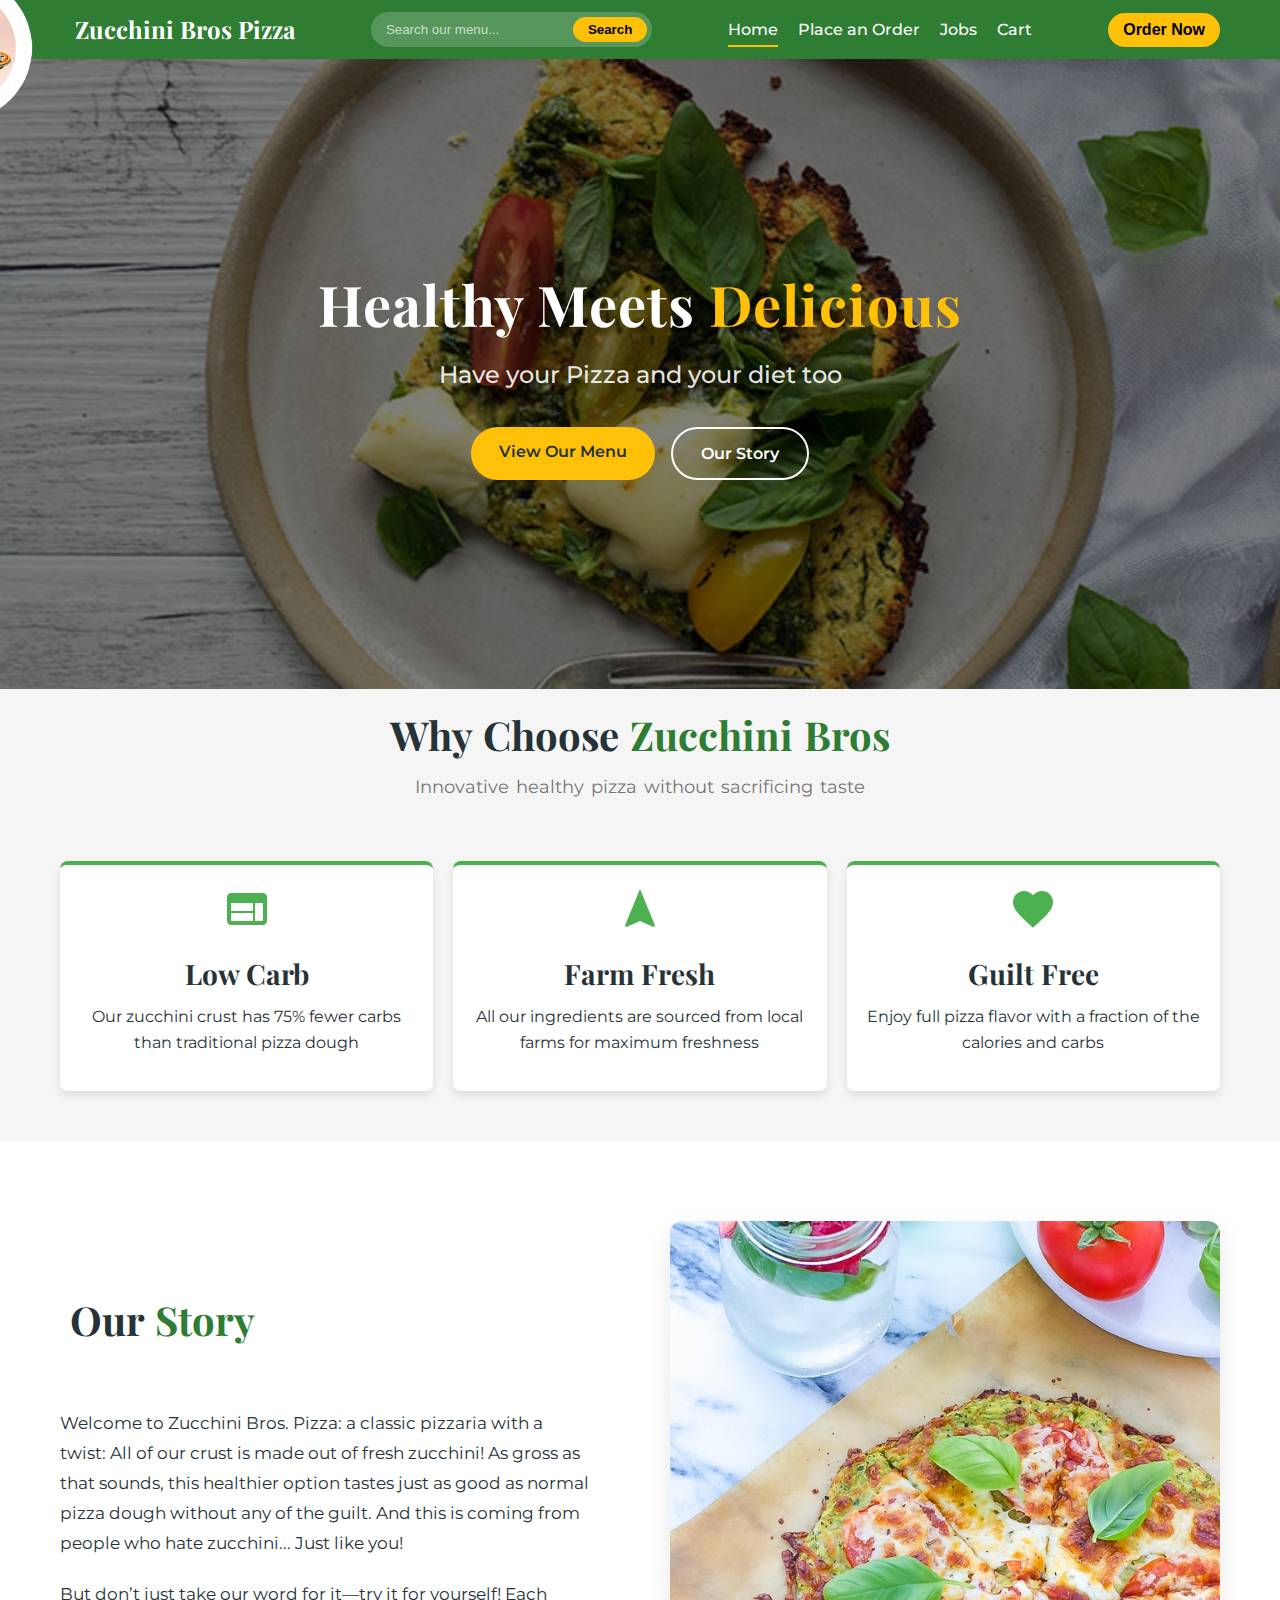
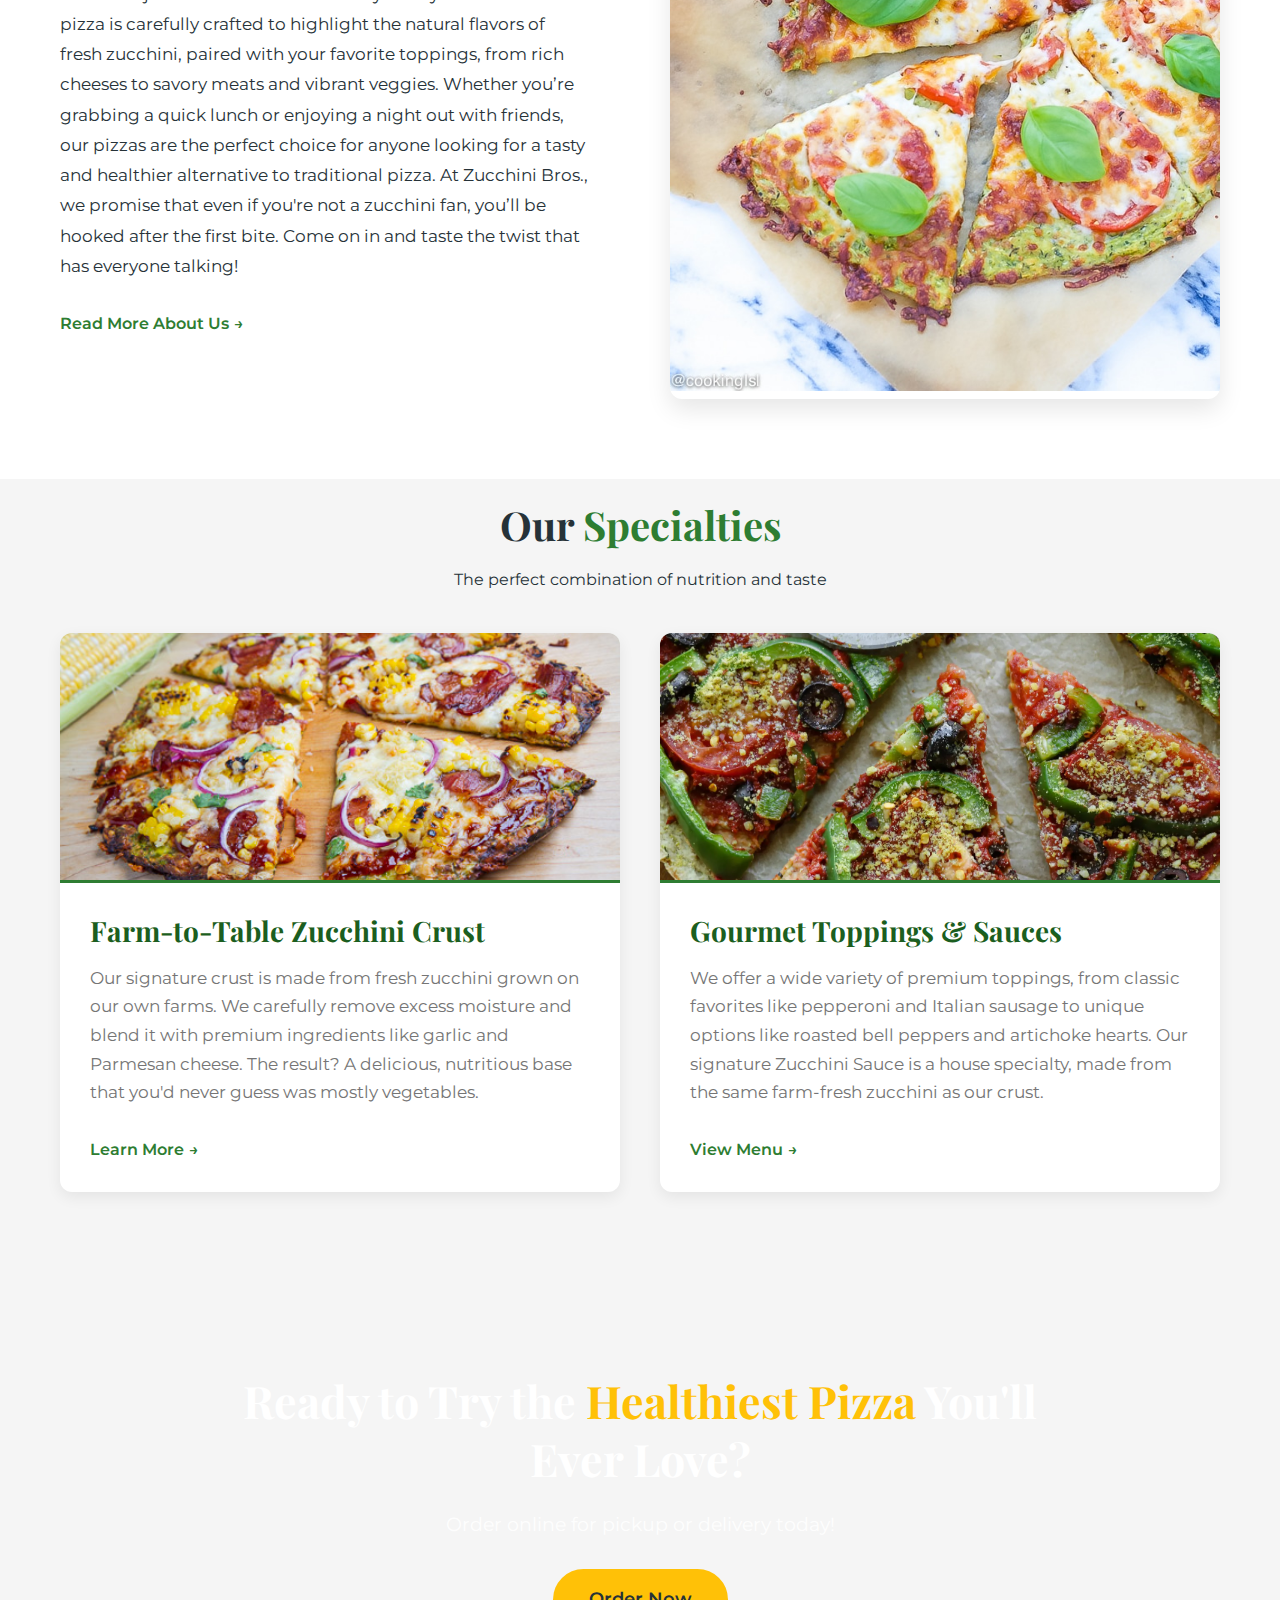
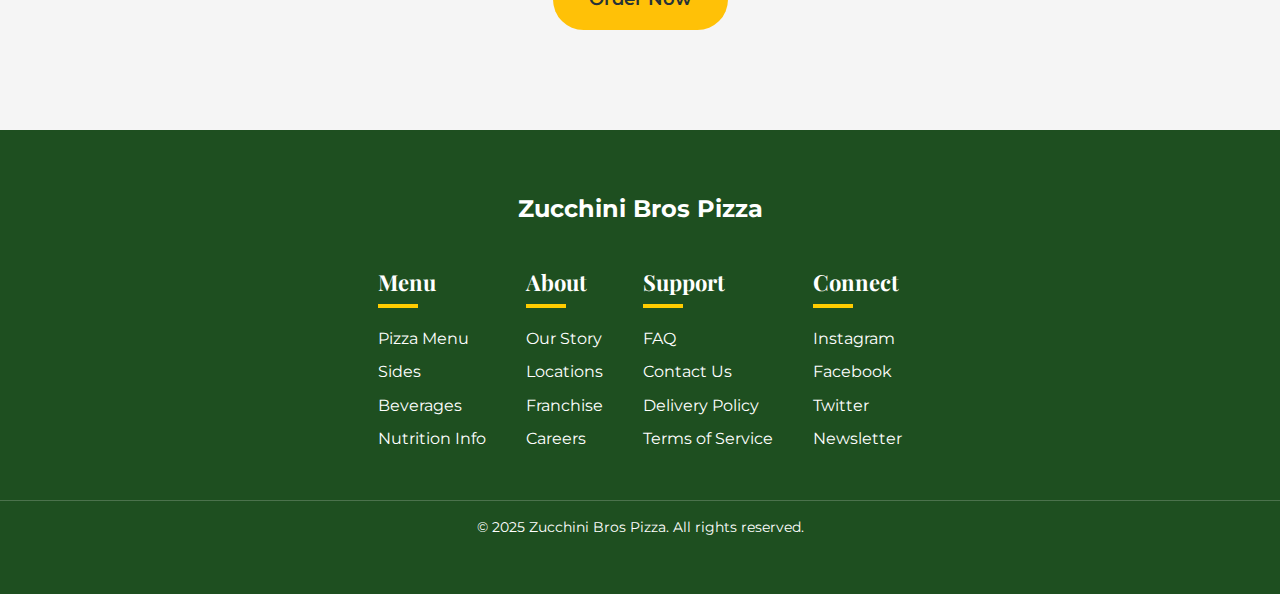
<file: index.html>
<!DOCTYPE html>
<html lang="en">
<head>
    <meta charset="UTF-8">
    <meta name="viewport" content="width=device-width, initial-scale=1.0">
    <title>Zucchini Bros Pizza - Healthy Gourmet Pizza</title>
<link rel="stylesheet" href="zuchini.css">
<link rel="preconnect" href="https://fonts.googleapis.com">
<link rel="preconnect" href="https://fonts.gstatic.com" crossorigin>
<link href="https://fonts.googleapis.com/css2?family=Montserrat:wght@300;400;500;600;700&family=Playfair+Display:wght@400;500;600;700&display=swap" rel="stylesheet">

</head>
<body>
    <!-- Header -->
    <header>
        <div class="container">
          <div class="logo">
            <img src="images/logo_images.png" alt="Zucchini Bros Pizza">
          </div>
          <h1 class="site-name">Zucchini Bros Pizza</h1>
          <div class="search-bar">
            <input type="text" placeholder="Search our menu...">
            <button class="search-btn">Search</button>
          </div>
          <nav>
            <a href="#" class="active">Home</a>
            <a href="order-ash.html">Place an Order</a>
            <a href="#">Jobs</a>
            <a href="#">Cart</a>
          </nav>
          <button class="order-btn">Order Now</button>
        </div>
      </header>

    <!-- Hero Section -->
    <section class="hero">
        <div class="hero-background">
            <div class="hero-overlay">
                <div class="container">
                    <div class="hero-content">
                        <h2>Healthy Meets <span>Delicious</span></h2>
                        <p class="tagline">Have your Pizza and your diet too</p>
                        <div class="cta-container">
                            <a href="#menu" class="cta-button primary">View Our Menu</a>
                            <a href="#about" class="cta-button secondary">Our Story</a>
                        </div>
                    </div>
                </div>
            </div>
        </div>
    </section>

<!-- Why Choose Zucchini Bros Section -->
<!-- Why Choose Section -->
<section class="why-choose" id="why-choose">
    <div class="section-header">
        <h2>Why Choose <span>Zucchini Bros</span></h2>
        <p>Innovative healthy pizza without sacrificing taste</p>
    </div>
</section>

<!-- Highlight Cards Section -->
<section class="highlight" id="highlight">
    <div class="container">
        <!-- Highlight Card 1 -->
        <div class="highlight-card1">
            <div class="card-icon">
                <svg viewBox="0 0 24 24" width="48" height="48" xmlns="http://www.w3.org/2000/svg">
                    <path fill="#4CAF50" d="M20,4H4C2.9,4,2,4.9,2,6v12c0,1.1,0.9,2,2,2h16c1.1,0,2-0.9,2-2V6C22,4.9,21.1,4,20,4z M15,18H4v-4h11V18z M15,13H4V9h11V13z M20,18h-4V9h4V18z"/>
                </svg>
            </div>
            <h3>Low Carb</h3>
            <p>Our zucchini crust has 75% fewer carbs than traditional pizza dough</p>
        </div>
        <!-- Highlight Card 2 -->
        <div class="highlight-card2">
            <div class="card-icon">
                <svg viewBox="0 0 24 24" width="48" height="48" xmlns="http://www.w3.org/2000/svg">
                    <path fill="#4CAF50" d="M12,2L4.5,20.29L5.21,21L12,18L18.79,21L19.5,20.29L12,2z"/>
                </svg>
            </div>
            <h3>Farm Fresh</h3>
            <p>All our ingredients are sourced from local farms for maximum freshness</p>
        </div>
        <!-- Highlight Card 3 -->
        <div class="highlight-card3">
            <div class="card-icon">
                <svg viewBox="0 0 24 24" width="48" height="48" xmlns="http://www.w3.org/2000/svg">
                    <path fill="#4CAF50" d="M12,21.35L10.55,20.03C5.4,15.36 2,12.27 2,8.5C2,5.41 4.42,3 7.5,3C9.24,3 10.91,3.81 12,5.08C13.09,3.81 14.76,3 16.5,3C19.58,3 22,5.41 22,8.5C22,12.27 18.6,15.36 13.45,20.03L12,21.35Z"/>
                </svg>
            </div>
            <h3>Guilt Free</h3>
            <p>Enjoy full pizza flavor with a fraction of the calories and carbs</p>
        </div>
    </div>
</section>




    <!-- About Section -->
    <section class="about" id="about">
        <div class="container">
            <div class="about-content">
                <div class="about-text">
                    <div class="section-header">
                        <h2>Our <span>Story</span></h2>
                    </div>
                    <p>Welcome to Zucchini Bros. Pizza: a classic pizzaria with a 
                        twist: All of our crust is made out of fresh zucchini! As gross as that 
                        sounds, this healthier option tastes just as good as normal pizza dough 
                        without any of the guilt. And this is coming from people who hate 
                        zucchini... Just like you! </p>
                    <p>
                        But don’t just take our word for it—try it for yourself!
                         Each pizza is carefully crafted to highlight the natural flavors of fresh zucchini, 
                         paired with your favorite toppings, from rich cheeses to savory meats and vibrant veggies. 
                         Whether you’re grabbing a quick lunch or enjoying a night out with friends, 
                         our pizzas are the perfect choice for anyone looking for a tasty and healthier alternative to traditional pizza.
                          At Zucchini Bros., we promise that even if you're not a zucchini fan, 
                        you’ll be hooked after the first bite. Come on in and taste the twist that has everyone talking!
                    </p>
                    <a href="#" class="text-btn">Read More About Us <span>&rarr;</span></a>
                </div>
                <div class="about-image">
                   <img src="images/zucchini_pizza_1.jpg" alt="About Us Image">
                </div>
            </div>
        </div>
    </section>

    <!-- Features Section -->
    <section class="features" id="features-title">
                <h2>Our <span>Specialties</span></h2>
                <p>The perfect combination of nutrition and taste</p>
            </div>
        </section>
        <section class="features">
            <div class="container">
                    <div class="feature-grid">
                        <!-- Feature 1 -->
                        <div class="feature-box">
                            <div class="feature-img">
                            <img src="images/zucchini_pizza_2.jpg" alt="Feature Image 1">
                            </div>
                            <div class="feature-text">
                                <h3>Farm-to-Table Zucchini Crust</h3>
                                <p>Our signature crust is made from fresh zucchini grown on our own farms. We carefully remove excess moisture and blend it with premium ingredients like garlic and Parmesan cheese. The result? A delicious, nutritious base that you'd never guess was mostly vegetables.</p>
                                <a href="#" class="text-btn">Learn More <span>&rarr;</span></a>
                            </div>
                        </div>

                        <!-- Feature 2 -->
                        <div class="feature-box">
                            <div class="feature-img">
                            <img src="images/Zucchini-Crust-Pizza_-6.webp" alt="Feature Image 2">
                            </div>
                            <div class="feature-text">
                                <h3>Gourmet Toppings & Sauces</h3>
                                <p>We offer a wide variety of premium toppings, from classic favorites like pepperoni and Italian sausage to unique options like roasted bell peppers and artichoke hearts. Our signature Zucchini Sauce is a house specialty, made from the same farm-fresh zucchini as our crust.</p>
                                <a href="#" class="text-btn">View Menu <span>&rarr;</span></a>
                            </div>
                        </div>
                    </div>
            </div>
        </section>

    <!-- Call to Action -->
    <section class="cta-section">
        <div class="container">
            <div class="cta-content">
                <h2>Ready to Try the <span>Healthiest Pizza</span> You'll Ever Love?</h2>
                <p>Order online for pickup or delivery today!</p>
                <a href="#" class="cta-button primary large">Order Now</a>
            </div>
        </div>
    </section>

    <!-- Footer -->
    <footer>
        <div class="footer-container">
                
           <div class="footer-text">
            <span style="font-size: 1.5em; font-weight: bold;">Zucchini Bros Pizza</span>
           </div>
            </div>
            <div class="footer-links">
                <div class="footer-column">
                    <h3>Menu</h3>
                    <a href="#">Pizza Menu</a>
                    <a href="#">Sides</a>
                    <a href="#">Beverages</a>
                    <a href="#">Nutrition Info</a>
                </div>
                <div class="footer-column">
                    <h3>About</h3>
                    <a href="#">Our Story</a>
                    <a href="#">Locations</a>
                    <a href="#">Franchise</a>
                    <a href="#">Careers</a>
                </div>
                <div class="footer-column">
                    <h3>Support</h3>
                    <a href="#">FAQ</a>
                    <a href="#">Contact Us</a>
                    <a href="#">Delivery Policy</a>
                    <a href="#">Terms of Service</a>
                </div>
                <div class="footer-column">
                    <h3>Connect</h3>
                    <a href="#">Instagram</a>
                    <a href="#">Facebook</a>
                    <a href="#">Twitter</a>
                    <a href="#">Newsletter</a>
                </div>
            </div>
        </div>
        <div class="footer-bottom">
            <p>&copy; 2025 Zucchini Bros Pizza. All rights reserved.</p>
        </div>
    </footer>
    <!-- Back to Top Button -->
    </a>
</body>
</html>
</file>
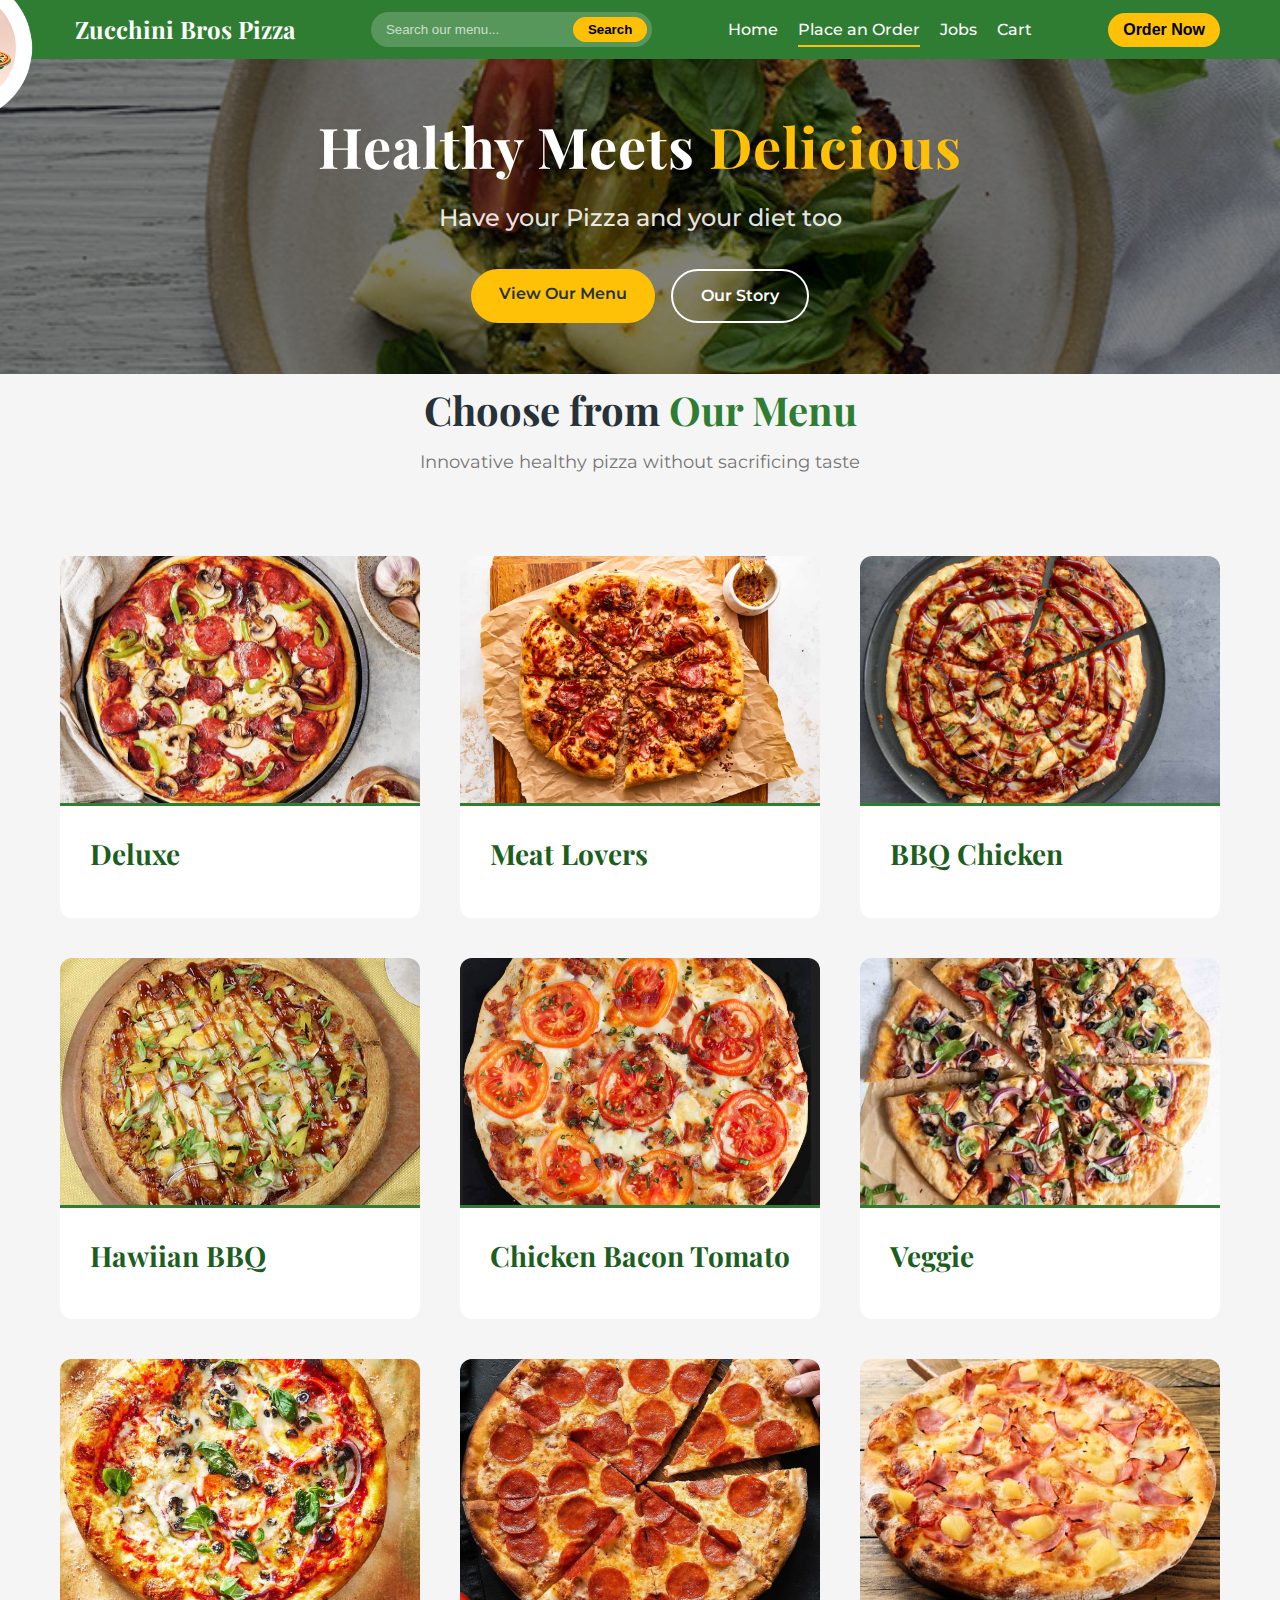
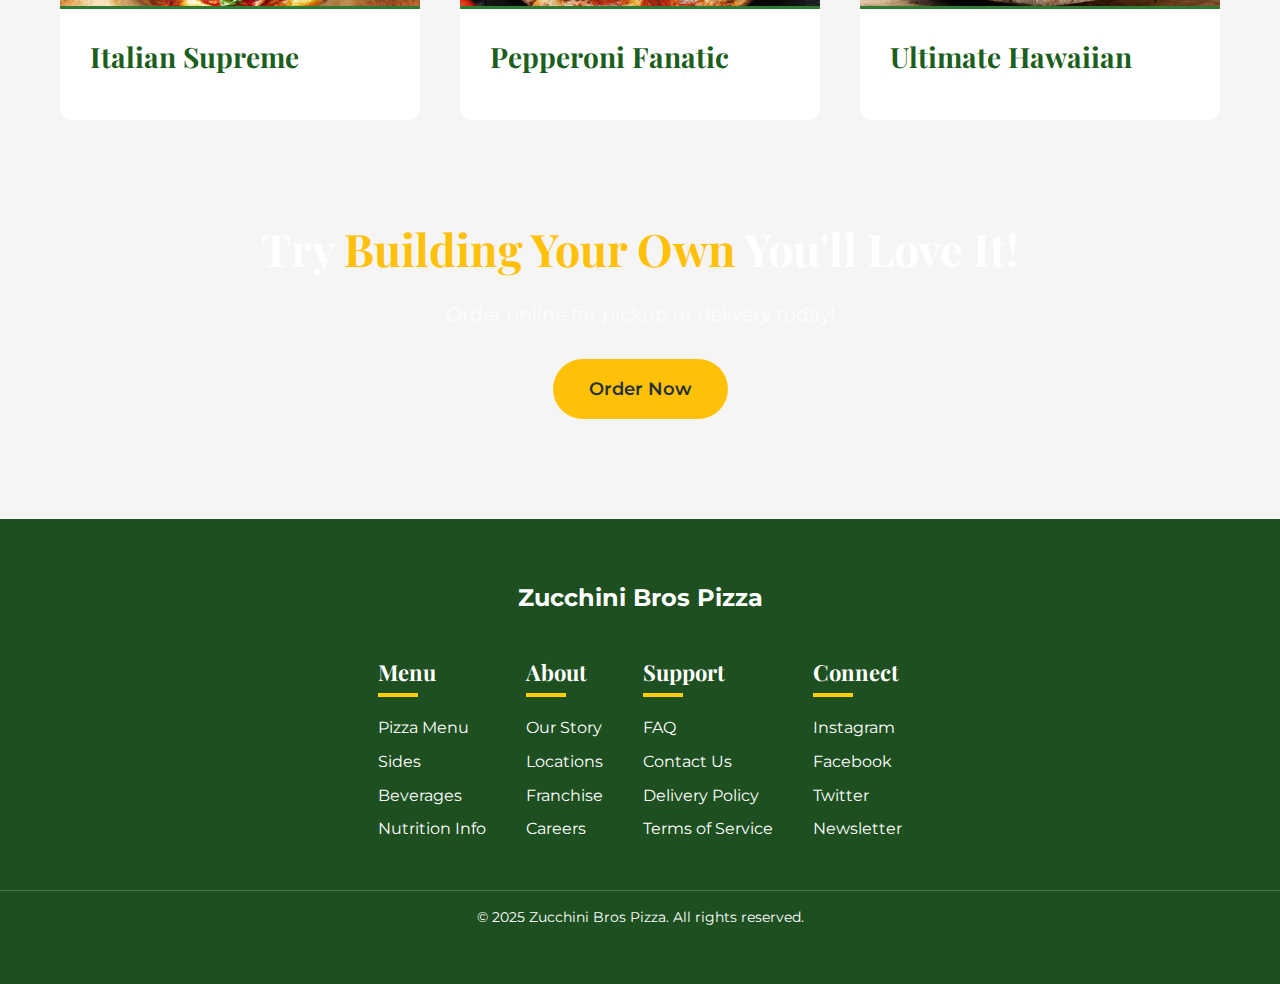
<file: order-ash.html>
<!DOCTYPE html>
<html lang="en">
<head>
    <meta charset="UTF-8">
    <meta name="viewport" content="width=device-width, initial-scale=1.0">
    <title>Zucchini Bros Pizza - Healthy Gourmet Pizza</title>
<link rel="stylesheet" href="styles/order-ash.css">
<link rel="preconnect" href="https://fonts.googleapis.com">
<link rel="preconnect" href="https://fonts.gstatic.com" crossorigin>
<link href="https://fonts.googleapis.com/css2?family=Montserrat:wght@300;400;500;600;700&family=Playfair+Display:wght@400;500;600;700&display=swap" rel="stylesheet">

</head>
<body>
    <!-- Header -->
    <header>
        <div class="container">
          <div class="logo">
            <img src="images/logo_images.png" alt="Zucchini Bros Pizza">
          </div>
          <h1 class="site-name">Zucchini Bros Pizza</h1>
          <div class="search-bar">
            <input type="text" placeholder="Search our menu...">
            <button class="search-btn">Search</button>
          </div>
          <nav>
            <a href="index.html" >Home</a>
            <a href="order-ash.html" class="active">Place an Order</a>
            <a href="#">Jobs</a>
            <a href="#">Cart</a>
          </nav>
          <button class="order-btn">Order Now</button>
        </div>
      </header>

    <!-- Hero Section -->
    <section class="hero">
        <div class="hero-background">
            <div class="hero-overlay">
                <div class="container">
                    <div class="hero-content">
                        <h2>Healthy Meets <span>Delicious</span></h2>
                        <p class="tagline">Have your Pizza and your diet too</p>
                        <div class="cta-container">
                            <a href="#menu" class="cta-button primary">View Our Menu</a>
                            <a href="#about" class="cta-button secondary">Our Story</a>
                        </div>
                    </div>
                </div>
            </div>
        </div>
    </section>

<!-- Why Choose Zucchini Bros Section -->
<!-- Why Choose Section -->
<section class="why-choose" id="why-choose">
    <div class="section-header">
        <h2>Choose from <span>Our Menu</span></h2>
        <p>Innovative healthy pizza without sacrificing taste</p>
    </div>
</section>

    <!-- Features Section -----------------------------------------------------------------------------------this is the grid--> 
    <section class="features" id="features">
        <div class="container">
                <div class="feature-grid">
                    <!-- Feature 1 -->
                    <div class="feature-box">
                        <div class="feature-img">
                        <img src="images/p1.webp" alt="Feature Image 1">
                        </div>
                        <div class="feature-text">
                            <h3>Deluxe</h3>
                        </div>
                    </div>

                    <!-- Feature 2 -->
                    <div class="feature-box">
                        <div class="feature-img">
                        <img src="images/p2.jpeg" alt="Feature Image 2">
                        </div>
                        <div class="feature-text">
                            <h3>Meat Lovers</h3>
                        </div>
                    </div>

                    <!-- Feature 3 -->
                    <div class="feature-box">
                        <div class="feature-img">
                        <img src="images/p3.jpeg" alt="Feature Image 2">
                        </div>
                        <div class="feature-text">
                            <h3>BBQ Chicken</h3>
                        </div>
                    </div>

                    <!-- Feature 4 -->
                    <div class="feature-box">
                        <div class="feature-img">
                        <img src="images/p4.jpeg" alt="Feature Image 2">
                        </div>
                        <div class="feature-text">
                            <h3>Hawiian BBQ</h3>
                        </div>
                    </div>

                    <!-- Feature 5 -->
                    <div class="feature-box">
                        <div class="feature-img">
                        <img src="images/p5.jpeg" alt="Feature Image 2">
                        </div>
                        <div class="feature-text">
                            <h3>Chicken Bacon Tomato</h3>
                        </div>
                    </div>

                    <!-- Feature 6 -->
                    <div class="feature-box">
                        <div class="feature-img">
                        <img src="images/p6.jpeg" alt="Feature Image 2">
                        </div>
                        <div class="feature-text">
                            <h3>Veggie</h3>
                        </div>
                    </div>

                    <!-- Feature 7 -->
                    <div class="feature-box">
                        <div class="feature-img">
                        <img src="images/p7.jpeg" alt="Feature Image 2">
                        </div>
                        <div class="feature-text">
                            <h3>Italian Supreme</h3>
                        </div>
                    </div>

                    <!-- Feature 8 -->
                    <div class="feature-box">
                        <div class="feature-img">
                        <img src="images/p8.jpeg" alt="Feature Image 2">
                        </div>
                        <div class="feature-text">
                            <h3>Pepperoni Fanatic</h3>
                        </div>
                    </div>

                    <!-- Feature 9 -->
                    <div class="feature-box">
                        <div class="feature-img">
                        <img src="images/p9.jpeg" alt="Feature Image 2">
                        </div>
                        <div class="feature-text">
                            <h3>Ultimate Hawaiian</h3>
                        </div>
                    </div>


                </div>
        </div>
    </section>

    <!-- Call to Action -->
    <section class="cta-section">
        <div class="container">
            <div class="cta-content">
                <h2>Try <span>Building Your Own</span> You'll Love It!</h2>
                <p>Order online for pickup or delivery today!</p>
                <a href="#" class="cta-button primary large">Order Now</a>
            </div>
        </div>
    </section>

    <!-- Footer -->
    <footer>
        <div class="footer-container">
                
           <div class="footer-text">
            <span style="font-size: 1.5em; font-weight: bold;">Zucchini Bros Pizza</span>
           </div>
            </div>
            <div class="footer-links">
                <div class="footer-column">
                    <h3>Menu</h3>
                    <a href="#">Pizza Menu</a>
                    <a href="#">Sides</a>
                    <a href="#">Beverages</a>
                    <a href="#">Nutrition Info</a>
                </div>
                <div class="footer-column">
                    <h3>About</h3>
                    <a href="#">Our Story</a>
                    <a href="#">Locations</a>
                    <a href="#">Franchise</a>
                    <a href="#">Careers</a>
                </div>
                <div class="footer-column">
                    <h3>Support</h3>
                    <a href="#">FAQ</a>
                    <a href="#">Contact Us</a>
                    <a href="#">Delivery Policy</a>
                    <a href="#">Terms of Service</a>
                </div>
                <div class="footer-column">
                    <h3>Connect</h3>
                    <a href="#">Instagram</a>
                    <a href="#">Facebook</a>
                    <a href="#">Twitter</a>
                    <a href="#">Newsletter</a>
                </div>
            </div>
        </div>
        <div class="footer-bottom">
            <p>&copy; 2025 Zucchini Bros Pizza. All rights reserved.</p>
        </div>
    </footer>
    <!-- Back to Top Button -->
    </a>
</body>
</html>
</file>
<file: zuchini.css>
/* Reset and Base Styles */
/* Reset and Base Styles */
:root {
  --primary-color: #2e7d32;
  --primary-dark: #1b5e20;
  --primary-light: #4CAF50;
  --primary-pale: #E8F5E9;
  --accent-color: #FFC107;
  --accent-dark: #FFA000;
  --text-dark: #263238;
  --text-light: #FFFFFF;
  --text-muted: #757575;
  --gray-light: #f5f5f5;
  --gray-medium: #e0e0e0;
  --red: #D32F2F;
  --shadow-sm: 0 2px 4px rgba(0,0,0,0.1);
  --shadow-md: 0 5px 15px rgba(0,0,0,0.07);
  --shadow-lg: 0 10px 25px rgba(0,0,0,0.1);
  --radius-sm: 4px;
  --radius-md: 8px;
  --radius-lg: 12px;
  --transition: all 0.3s ease;
}

* {
  margin: 0;
  padding: 0;
  box-sizing: border-box;
}

html {
  scroll-behavior: smooth;
}

body {
  font-family: 'Montserrat', sans-serif;
  line-height: 1.6;
  color: var(--text-dark);
  background-color: var(--gray-light);
  font-size: 16px;
}

.logo {
  position: absolute; /* 로고를 절대 위치로 설정 */
  top: 50%;
  left: 0%; /* 로고를 수평 중앙 정렬 */
  transform: translate(-50%, -50%); /* 로고를 수직 및 수평 중앙 정렬 */
}

.logo img {
  height: 600px; /* 로고 크기 키우기 */
  width: auto;
}

.container {
  max-width: 1200px;
  margin: 0 auto;
  padding: 0 24px;
  position: relative; /* 네비게이션 바가 로고에 영향을 미치지 않도록 설정 */
}

h1, h2, h3, h4, h5 {
  font-family: 'Playfair Display', serif;
  font-weight: 700;
  line-height: 1.3;
}

h2 {
  font-size: 2.5rem;
  margin-bottom: 1rem;
}

h3 {
  font-size: 1.75rem;
  margin-bottom: 0.75rem;
}

p {
  margin-bottom: 1rem;
}

a {
  text-decoration: none;
  color: inherit;
  transition: var(--transition);
}

img{
  max-width: 100%;
  height: auto;
}

.section-header {
  text-align: center;
  margin-bottom: 2.5rem;
}

.section-header h2 {
  position: relative;
  display: inline-block;
  margin-bottom: 0.75rem;
}

.section-header h2 span {
  color: var(--primary-color);
}

.section-header p {
  color: var(--text-muted);
  font-size: 1.1rem;
  max-width: 600px;
  margin: 0 auto;
}

header {
  background-color: #2E7D32; /* 초록색 배경 */
  padding: 12px 0;
  position: relative; /* 네비게이션 바가 로고에 영향을 받지 않도록 부모에 상대적 위치 설정 */
  z-index: 1000;
}

.container {
  display: flex;
  align-items: center;
  justify-content: space-between;
  max-width: 1200px;
  margin: 0 auto;
  padding: 0 20px;
  position: relative; /* 네비게이션 바가 로고와 겹치지 않도록 설정 */
}

.site-name {
  color: white;
  font-size: 1.5rem;
  font-weight: bold;
  margin-left: 15px;
}

.search-bar {
  display: flex;
  align-items: center;
  background-color: rgba(255, 255, 255, 0.2);
  border-radius: 20px;
  padding: 5px;
}

.search-bar input {
  border: none;
  background: transparent;
  color: white;
  padding: 5px 10px;
  outline: none;
}

.search-bar input::placeholder {
  color: rgba(255, 255, 255, 0.7);
}

.search-btn {
  background-color: #FFC107;
  border: none;
  padding: 5px 15px;
  border-radius: 20px;
  cursor: pointer;
  font-weight: bold;
}

nav {
  display: flex;
  gap: 20px;
  z-index: 1; /* 네비게이션 메뉴가 로고 위로 오도록 설정 */
}

nav a {
  color: white;
  text-decoration: none;
  font-size: 1rem;
  font-weight: 500;
  position: relative;
}

nav a.active::after {
  content: "";
  width: 100%;
  height: 2px;
  background-color: #FFC107;
  position: absolute;
  bottom: -5px;
  left: 0;
}

.order-btn {
  background-color: #FFC107;
  border: none;
  padding: 8px 15px;
  border-radius: 20px;
  font-size: 1rem;
  font-weight: bold;
  cursor: pointer;
}

@media (max-width: 768px) {
  .container {
    flex-wrap: wrap;
    justify-content: center;
  }

  .search-bar {
    width: 100%;
    margin-top: 10px;
  }

  nav {
    flex-wrap: wrap;
    justify-content: center;
    width: 100%;
    margin-top: 10px;
  }

  .order-btn {
    margin-top: 10px;
  }
}



/* Hero Section Styles */
.hero {
  position: relative;
  color: var(--text-light);
}

.hero-background {
  background: linear-gradient(rgba(0, 0, 0, 0.5), rgba(0, 0, 0, 0.5)), 
          url('images/hero.jpg');
  background-size: cover;
  background-position: center;
  height: 70vh;
  display: flex;
  align-items: center;
  justify-content: center;
  position: relative;
}

.hero-overlay {
  width: 100%;
  padding: 30px 0;
}

.hero-content {
  max-width: 800px;
  margin: 0 auto;
  text-align: center;
}

.hero-content h2 {
  font-size: 3.5rem;
  margin-bottom: 16px;
  letter-spacing: 1px;
}

.hero-content h2 span {
  color: var(--accent-color);
}

.tagline {
  font-size: 1.5rem;
  margin-bottom: 32px;
  font-weight: 500;
  color: rgba(255, 255, 255, 0.9);
}

.cta-container {
  display: flex;
  justify-content: center;
  gap: 16px;
  margin-top: 24px;
}

.cta-button {
  display: inline-block;
  padding: 12px 28px;
  border-radius: 50px;
  font-weight: 600;
  transition: var(--transition);
  text-align: center;
  font-size: 1rem;
  cursor: pointer;
}

.cta-button.large {
  padding: 16px 36px;
  font-size: 1.1rem;
}

.cta-button.primary {
  background-color: var(--accent-color);
  color: var(--text-dark);
}

.cta-button.primary:hover {
  background-color: var(--accent-dark);
  transform: translateY(-3px);
  box-shadow: var(--shadow-md);
}

.cta-button.secondary {
  background-color: transparent;
  color: var(--text-light);
  border: 2px solid var(--text-light);
}

.cta-button.secondary:hover {
  background-color: rgba(255, 255, 255, 0.1);
  transform: translateY(-3px);
}

/* Why Choose Section */
.why-choose {
  padding: 10px 0 10px; /* 아래 패딩을 줄임 */
  background-color: var(--gray-light);
  text-align: center;
}
#highlight .container {
  display: grid;
  grid-template-columns: repeat(3, 1fr); /* 3개의 열로 나누기 */
  gap: 20px; /* 카드 간격 */
  justify-items: center; /* 카드들을 가로로 가운데 정렬 */
  margin-bottom: 50px; /* 카드 하단 간격 추가 */
}

/* Highlight Card 1 */
.highlight-card1 {
  background-color: #fff;
  padding: 20px;
  border-radius: 8px;
  box-shadow: 0 4px 8px rgba(0, 0, 0, 0.1);
  text-align: center;
  border-top: 4px solid #4CAF50; /* 초록색 보더 추가 */
  transition: transform 0.3s ease-in-out; /* hover 애니메이션 효과 추가 */
}

/* Highlight Card 2 */
.highlight-card2 {
  background-color: #fff;
  padding: 20px;
  border-radius: 8px;
  box-shadow: 0 4px 8px rgba(0, 0, 0, 0.1);
  text-align: center;
  border-top: 4px solid #4CAF50; /* 초록색 보더 추가 */
  transition: transform 0.3s ease-in-out; /* hover 애니메이션 효과 추가 */
}

/* Highlight Card 3 */
.highlight-card3 {
  background-color: #fff;
  padding: 20px;
  border-radius: 8px;
  box-shadow: 0 4px 8px rgba(0, 0, 0, 0.1);
  text-align: center;
  border-top: 4px solid #4CAF50; /* 초록색 보더 추가 */
  transition: transform 0.3s ease-in-out; /* hover 애니메이션 효과 추가 */
}

/* 카드 hover 효과 */
.highlight-card1:hover,
.highlight-card2:hover,
.highlight-card3:hover {
  transform: translateY(-10px); /* 클릭 시 위로 이동 */
  box-shadow: 0 8px 16px rgba(0, 0, 0, 0.2); /* 그림자 효과 강조 */
}

/* 공통 아이콘 스타일 */
.card-icon svg {
  margin-bottom: 15px;
}

/* 모바일 화면에서 그리드 설정 */
@media (max-width: 768px) {
  .highlight-cards {
    grid-template-columns: repeat(auto-fit, minmax(250px, 1fr)); /* 작은 화면에서 그리드 레이아웃 조정 */
  }
}

/* About Section */
.about {
  padding: 80px 0;
  background-color: var(--text-light);
}

.about-content {
  display: grid;
  grid-template-columns: 1fr 1fr;
  gap: 60px;
  align-items: center;
}

.about-text {
  padding-right: 20px;
}

.about-text .section-header {
  text-align: left;
}

.about-text p {
  margin-bottom: 20px;
  color: var(--text-dark);
  font-size: 1.05rem;
  line-height: 1.8;
}

.text-btn {
  display: inline-flex;
  align-items: center;
  color: var(--primary-color);
  font-weight: 600;
  margin-top: 10px;
  transition: var(--transition);
}

.text-btn span {
  margin-left: 5px;
  transition: var(--transition);
}

.text-btn:hover {
  color: var(--primary-dark);
}

.text-btn:hover span {
  transform: translateX(5px);
}

.about-image {
  border-radius: var(--radius-lg);
  overflow: hidden;
  box-shadow: var(--shadow-lg);
}

/* Features Section Styles */
.features {
  padding: 0 0 80px; /* Remove extra padding at the top of the features section */
  background-color: var(--gray-light);
  margin-top: 20px; /* Adjust spacing if needed */
}

#features-title {
  text-align: center;
  margin-bottom: 0; /* Remove extra space below the title */
  padding-bottom: 0; /* Ensure no padding adds extra space */
}

#features-title h2 span {
  color: var(--primary-color); /* Green color */
}

.section-header {
  padding: 10px;
  word-spacing: 2px; /* 단어 간격 추가 */
}

.feature-grid {
  display: grid;
  grid-template-columns: repeat(auto-fit, minmax(450px, 1fr));
  gap: 40px;
  margin-top: 20px; /* Remove space above the feature cards */
}

.feature-box {
  background-color: var(--text-light);
  border-radius: var(--radius-lg);
  overflow: hidden;
  box-shadow: var(--shadow-md);
  transition: var(--transition);
  display: grid;
  grid-template-columns: 1fr;
}

.feature-box:hover {
  transform: translateY(-10px);
  box-shadow: var(--shadow-lg);
}

.feature-img {
  height: 250px;
  overflow: hidden;
  background-color: var(--primary-pale);
  border-bottom: 3px solid var(--primary-color);
}

.feature-img svg, .feature-img img {
  width: 100%;
  height: 100%;
  object-fit: cover;
  transition: transform 0.5s ease;
}

.feature-box:hover .feature-img svg,
.feature-box:hover .feature-img img {
  transform: scale(1.05);
}

.feature-text {
  padding: 30px;
}

.feature-text h3 {
  color: var(--primary-dark);
  margin-bottom: 15px;
}

.feature-text p {
  color: var(--text-muted);
  font-size: 1.05rem;
  line-height: 1.7;
  margin-bottom: 20px;
}

/* Call to Action Section */
.cta-section {
  background: linear-gradient(rgba(0, 0, 0, 0.7), rgba(0, 0, 0, 0.7)), 
              url('images/hero.jpg');
  background-size: cover;
  background-position: center;
  background-attachment: fixed;
  color: var(--text-light);
  padding: 100px 0;
  text-align: center;
}

.cta-content {
  max-width: 800px;
  margin: 0 auto;
}

.cta-content h2 {
  font-size: 2.8rem;
  margin-bottom: 20px;
}

.cta-content h2 span {
  color: var(--accent-color);
}

.cta-content p {
  font-size: 1.2rem;
  margin-bottom: 30px;
  color: rgba(255, 255, 255, 0.9);
}


footer {
  background-color: #1e4f20;
  color: white;
  padding: 60px 0 40px; /* Adjusted padding */
  text-align: center;
  position: relative;
}

.footer-text {
  gap: 0px;
  margin-bottom: 20px; /* Reduced margin to bring closer to menu */
}

.footer-container {
  display: flex;
  flex-direction: column;
  padding: auto;
  align-items: center;
  position: relative;
}

.footer-links {
  display: flex;
  justify-content: center;
  gap: 40px; /* Reduced gap between the columns */
  margin-top: 20px; /* Reduced margin to bring content closer */
}

.footer-column {
  text-align: left;
}

.footer-column h3 {
  font-size: 22px;
  font-weight: bold;
  margin-bottom: 10px; /* Reduced margin */
  position: relative;
  display: inline-block;
}

.footer-column h3::after {
  content: "";
  display: block;
  width: 40px;
  height: 4px;
  background-color: #ffcc00;
  margin-top: 7px;
}

.footer-column a {
  display: block;
  color: white;
  text-decoration: none;
  font-size: 16px;
  margin: 8px 0;
  transition: color 0.3s;
}

.footer-column a:hover {
  color: #ffcc00;
}

.footer-bottom {
  border-top: 1px solid rgba(255, 255, 255, 0.2);
  padding-top: 15px;
  font-size: 14px;
  margin-top: 40px;
}

/* Back to Top Button */
.back-to-top {
  position: fixed;
  bottom: 30px;
  right: 30px;
  background-color: var(--primary-color);
  color: white;
  width: 50px;
  height: 50px;
  border-radius: 50%;
  display: flex;
  align-items: center;
  justify-content: center;
  opacity: 0;
  visibility: hidden;
  transition: var(--transition);
  box-shadow: var(--shadow-md);
  z-index: 99;
}

.back-to-top:hover {
  background-color: var(--primary-dark);
  transform: translateY(-5px);
}

.back-to-top.visible {
  opacity: 1;
  visibility: visible;
}
</file>
<file: styles/order-ash.css>
/* Reset and Base Styles */
/* Reset and Base Styles */
:root {
  --primary-color: #2e7d32;
  --primary-dark: #1b5e20;
  --primary-light: #4CAF50;
  --primary-pale: #E8F5E9;
  --accent-color: #FFC107;
  --accent-dark: #FFA000;
  --text-dark: #263238;
  --text-light: #FFFFFF;
  --text-muted: #757575;
  --gray-light: #f5f5f5;
  --gray-medium: #e0e0e0;
  --red: #D32F2F;
  --shadow-sm: 0 2px 4px rgba(0,0,0,0.1);
  --shadow-md: 0 5px 15px rgba(0,0,0,0.07);
  --shadow-lg: 0 10px 25px rgba(0,0,0,0.1);
  --radius-sm: 4px;
  --radius-md: 8px;
  --radius-lg: 12px;
  --transition: all 0.3s ease;
}

* {
  margin: 0;
  padding: 0;
  box-sizing: border-box;
}

html {
  scroll-behavior: smooth;
}

body {
  font-family: 'Montserrat', sans-serif;
  line-height: 1.6;
  color: var(--text-dark);
  background-color: var(--gray-light);
  font-size: 16px;
}

.logo {
  position: absolute; 
  top: 50%;
  left: 0%; 
  transform: translate(-50%, -50%); 
}

.logo img {
  height: 600px; 
  width: auto;
}

.container {
  max-width: 1200px;
  margin: 0 auto;
  padding: 0 24px;
  position: relative; 
}

h1, h2, h3, h4, h5 {
  font-family: 'Playfair Display', serif;
  font-weight: 700;
  line-height: 1.3;
}

h2 {
  font-size: 2.5rem;
  margin-bottom: 1rem;
}

h3 {
  font-size: 1.75rem;
  margin-bottom: 0.75rem;
}

p {
  margin-bottom: 1rem;
}

a {
  text-decoration: none;
  color: inherit;
}

img{
  max-width: 100%;
  height: auto;
}

.section-header {
  text-align: center;
  margin-bottom: 2.5rem;
}

.section-header h2 {
  position: relative;
  display: inline-block;
  margin-bottom: 0.75rem;
}

.section-header h2 span {
  color: var(--primary-color);
}

.section-header p {
  color: var(--text-muted);
  font-size: 1.1rem;
  max-width: 600px;
  margin: 0 auto;
}

header {
  background-color: #2E7D32; 
  padding: 12px 0;
  position: relative;
  z-index: 1000;
}

.container {
  display: flex;
  align-items: center;
  justify-content: space-between;
  max-width: 1200px;
  margin: 0 auto;
  padding: 0 20px;
  position: relative; 
}

.site-name {
  color: white;
  font-size: 1.5rem;
  font-weight: bold;
  margin-left: 15px;
}

.search-bar {
  display: flex;
  align-items: center;
  background-color: rgba(255, 255, 255, 0.2);
  border-radius: 20px;
  padding: 5px;
}

.search-bar input {
  border: none;
  background: transparent;
  color: white;
  padding: 5px 10px;
  outline: none;
}

.search-bar input::placeholder {
  color: rgba(255, 255, 255, 0.7);
}

.search-btn {
  background-color: #FFC107;
  border: none;
  padding: 5px 15px;
  border-radius: 20px;
  cursor: pointer;
  font-weight: bold;
}

nav {
  display: flex;
  gap: 20px;
  z-index: 1; 
}

nav a {
  color: white;
  text-decoration: none;
  font-size: 1rem;
  font-weight: 500;
  position: relative;
}

nav a.active::after {
  content: "";
  width: 100%;
  height: 2px;
  background-color: #FFC107;
  position: absolute;
  bottom: -5px;
  left: 0;
}

.order-btn {
  background-color: #FFC107;
  border: none;
  padding: 8px 15px;
  border-radius: 20px;
  font-size: 1rem;
  font-weight: bold;
  cursor: pointer;
}

@media (max-width: 768px) {
  .container {
    flex-wrap: wrap;
    justify-content: center;
  }

  .search-bar {
    width: 100%;
    margin-top: 10px;
  }

  nav {
    flex-wrap: wrap;
    justify-content: center;
    width: 100%;
    margin-top: 10px;
  }

  .order-btn {
    margin-top: 10px;
  }
}



/* Hero Section Styles */
.hero {
  position: relative;
  color: var(--text-light);
}

.hero-background {
  background: linear-gradient(rgba(0, 0, 0, 0.5), rgba(0, 0, 0, 0.5)), 
          url('../images/hero.jpg');
  background-size: cover;
  background-position: center;
  height: 35vh;
  display: flex;
  align-items: center;
  justify-content: center;
  position: relative;
}

.hero-overlay {
  width: 100%;
  padding: 30px 0;
}

.hero-content {
  max-width: 800px;
  margin: 0 auto;
  text-align: center;
}

.hero-content h2 {
  font-size: 3.5rem;
  margin-bottom: 16px;
  letter-spacing: 1px;
}

.hero-content h2 span {
  color: var(--accent-color);
}

.tagline {
  font-size: 1.5rem;
  margin-bottom: 32px;
  font-weight: 500;
  color: rgba(255, 255, 255, 0.9);
}

.cta-container {
  display: flex;
  justify-content: center;
  gap: 16px;
  margin-top: 24px;
}

.cta-button {
  display: inline-block;
  padding: 12px 28px;
  border-radius: 50px;
  font-weight: 600;
  text-align: center;
  font-size: 1rem;
  cursor: pointer;
}

.cta-button.large {
  padding: 16px 36px;
  font-size: 1.1rem;
}

.cta-button.primary {
  background-color: var(--accent-color);
  color: var(--text-dark);
}

.cta-button.primary:hover {
  background-color: var(--accent-dark);
  transform: translateY(-3px);
}

.cta-button.secondary {
  background-color: transparent;
  color: var(--text-light);
  border: 2px solid var(--text-light);
}

.cta-button.secondary:hover {
  background-color: rgba(255, 255, 255, 0.1);
  transform: translateY(-3px);
}

/* Why Choose Section */
.why-choose {
  padding: 10px 0 10px;
  background-color: var(--gray-light);
  text-align: center;
}

/* Highlight Card 1 */
.highlight-card1 {
  background-color: #fff;
  padding: 20px;
  border-radius: 8px;
  box-shadow: 0 4px 8px rgba(0, 0, 0, 0.1);
  text-align: center;
  border-top: 4px solid #4CAF50; 
  transition: transform 0.3s ease-in-out; 
}

/* --------------------------------------------------------------------------------------------------------------------- */
.feature-grid {
  display: grid;
  grid-template-columns: 1fr 1fr 1fr; 
  gap: 40px;
  margin-top: 30px;
}

.feature-box {
  background-color: var(--text-light);
  border-radius: var(--radius-lg);
  overflow: hidden;
  display: grid;
  grid-template-columns: 1fr;
}

.feature-box:hover {
  transform: translateY(-10px);
}

.feature-img {
  height: 250px;
  overflow: hidden;
  background-color: var(--primary-pale);
  border-bottom: 3px solid var(--primary-color);
}

.feature-img svg, .feature-img img {
  width: 100%;
  height: 100%;
  object-fit: cover;
  transition: transform 0.5s ease;
}

.feature-box:hover .feature-img svg,
.feature-box:hover .feature-img img {
  transform: scale(1.05);
}

.feature-text {
  padding: 30px;
}

.feature-text h3 {
  color: var(--primary-dark);
  margin-bottom: 15px;
}

.feature-text p {
  color: var(--text-muted);
  font-size: 1.05rem;
  line-height: 1.7;
  margin-bottom: 20px;
}
/* --------------------------------------------------------------------------------------------------------------------- */

/* Call to Action Section */
.cta-section {
  background: linear-gradient(rgba(0, 0, 0, 0.7), rgba(0, 0, 0, 0.7)), 
              url('../images/hero.jpg');
  background-size: cover;
  background-position: center;
  background-attachment: fixed;
  color: var(--text-light);
  padding: 100px 0;
  text-align: center;
}

.cta-content {
  max-width: 800px;
  margin: 0 auto;
}

.cta-content h2 {
  font-size: 2.8rem;
  margin-bottom: 20px;
}

.cta-content h2 span {
  color: var(--accent-color);
}

.cta-content p {
  font-size: 1.2rem;
  margin-bottom: 30px;
  color: rgba(255, 255, 255, 0.9);
}


footer {
  background-color: #1e4f20;
  color: white;
  padding: 60px 0 40px; /* Adjusted padding */
  text-align: center;
  position: relative;
}

.footer-text {
  gap: 0px;
  margin-bottom: 20px; /* Reduced margin to bring closer to menu */
}

.footer-container {
  display: flex;
  flex-direction: column;
  align-items: center;
  position: relative;
}

.footer-links {
  display: flex;
  justify-content: center;
  gap: 40px; /* Reduced gap between the columns */
  margin-top: 20px; /* Reduced margin to bring content closer */
}

.footer-column {
  text-align: left;
}

.footer-column h3 {
  font-size: 22px;
  font-weight: bold;
  margin-bottom: 10px; /* Reduced margin */
  position: relative;
  display: inline-block;
}

.footer-column h3::after {
  content: "";
  display: block;
  width: 40px;
  height: 4px;
  background-color: #ffcc00;
  margin-top: 7px;
}

.footer-column a {
  display: block;
  color: white;
  text-decoration: none;
  font-size: 16px;
  margin: 8px 0;
  transition: color 0.3s;
}

.footer-column a:hover {
  color: #ffcc00;
}

.footer-bottom {
  border-top: 1px solid rgba(255, 255, 255, 0.2);
  padding-top: 15px;
  font-size: 14px;
  margin-top: 40px;
}

/* Back to Top Button */
.back-to-top {
  position: fixed;
  bottom: 30px;
  right: 30px;
  background-color: var(--primary-color);
  color: white;
  width: 50px;
  height: 50px;
  border-radius: 50%;
  display: flex;
  align-items: center;
  justify-content: center;
  opacity: 0;
  visibility: hidden;
  transition: var(--transition);
}

.back-to-top:hover {
  background-color: var(--primary-dark);
  transform: translateY(-5px);
}

.back-to-top.visible {
  opacity: 1;
  visibility: visible;
}
</file>
